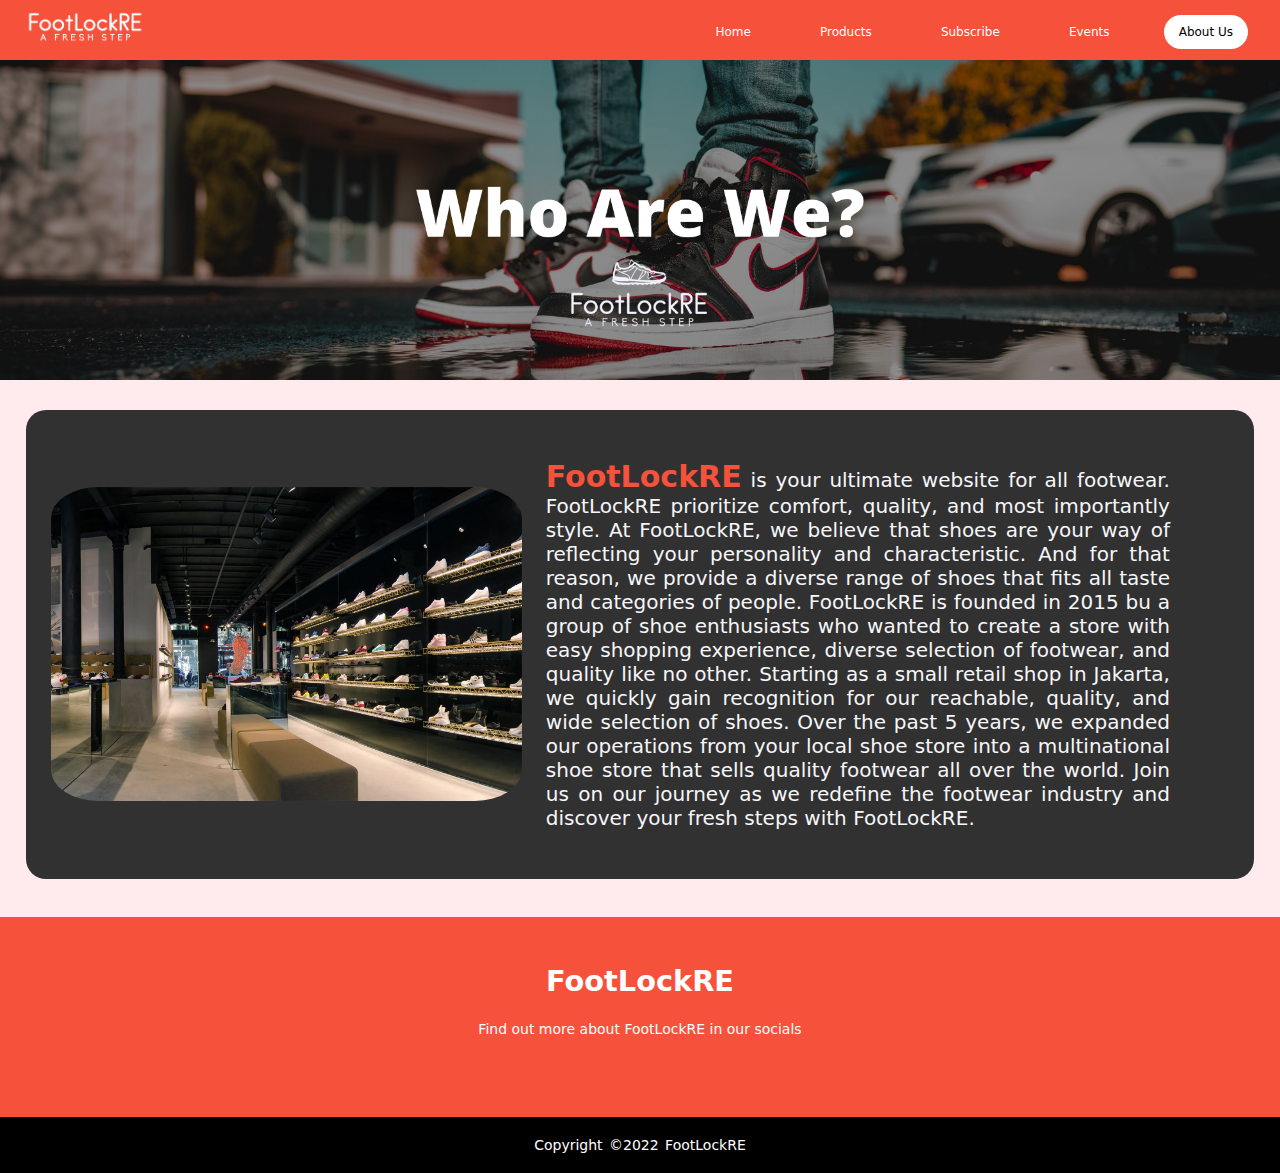
<file: aboutus.html>
<!DOCTYPE html>
<html lang="en">
<head>
    <meta charset="UTF-8">
    <meta http-equiv="X-UA-Compatible" content="IE=edge">
    <meta name="viewport" content="width=device-width, initial-scale=1.0">
    <link rel="stylesheet" href="aboutus.css">
    <link rel="stylesheet" href="https://cdnjs.cloudflare.com/ajax/libs/font-awesome/6.4.0/css/all.min.css" integrity="sha512-iecdLmaskl7CVkqkXNQ/ZH/XLlvWZOJyj7Yy7tcenmpD1ypASozpmT/E0iPtmFIB46ZmdtAc9eNBvH0H/ZpiBw==" crossorigin="anonymous" referrerpolicy="no-referrer" />
    <title>FootLockRE About Us</title>
</head>
<body>
    <div class="kotak">
        <header>
            <img src="logo.png" alt="logo" class="logo">
            <div class="menu">
                <div class="garis"></div>
                <div class="garis"></div>
                <div class="garis"></div>
            </div>
            <nav class="nav-bar">
                <ul>
                    <li><a href="home.html">Home</a></li>
                    <li><a href="product.html">Products</a></li>
                   <li><a href="subscribe.html">Subscribe</a></li>
                    <li><a href="events.html">Events</a></li>
                    <li><a href="aboutus.html" class="active">About Us</a></li>
                </ul>
            </nav>
            <!-- <img src="menu.png" alt="menu" class="menu"> -->
        </header>

        <img src="aboutus.png" alt="banneraboutus" class="banner">

        <div class="container">
            
            <img src="aboutus2.png" alt="store">
            <p><span class="futloker">FootLockRE</span> is your ultimate website for all footwear. FootLockRE prioritize comfort, quality, and most importantly style. At FootLockRE, we believe that shoes are your way of reflecting your personality and characteristic. And for that reason, we provide a diverse range of shoes that fits all taste and categories of people. FootLockRE is founded in 2015 bu a group of shoe enthusiasts who wanted to create a store with easy shopping experience, diverse selection of footwear, and quality like no other. Starting as a small retail shop in Jakarta, we quickly gain recognition for our reachable, quality, and wide selection of shoes. Over the past 5 years, we expanded our operations from your local shoe store into a multinational shoe store that sells quality footwear all over the world. Join us on our journey as we redefine the footwear industry and discover your fresh steps with FootLockRE.</p>
        </div>
    </div>

    <footer>
        <div class="footcon">
            <h3>FootLockRE</h3>
            <p>Find out more about FootLockRE in our socials
            </p>
            <ul class="socials">
                <li><a href="#"><i class="fa-brands fa-facebook"></i></a></li>
                <li><a href="#"><i class="fa-brands fa-instagram"></i></a></li>
                <li><a href="#"><i class="fa-brands fa-twitter"></i></a></li>
                <li><a href="#"><i class="fa-brands fa-google-plus"></i></a></li>
                <li><a href="#"><i class="fa-brands fa-youtube"></i></a></li>
            </ul>
        </div>
        <div class="footbot">
            <p>copyright &copy;2022 FootLockRE</p>
        </div>
    </footer>

    <script>
        menu = document.querySelector(".menu");
        menu.onclick = function (){
            navBar = document.querySelector(".nav-bar");
            navBar.classList.toggle("active");

        }
    </script>
</body>
</html>
</file>
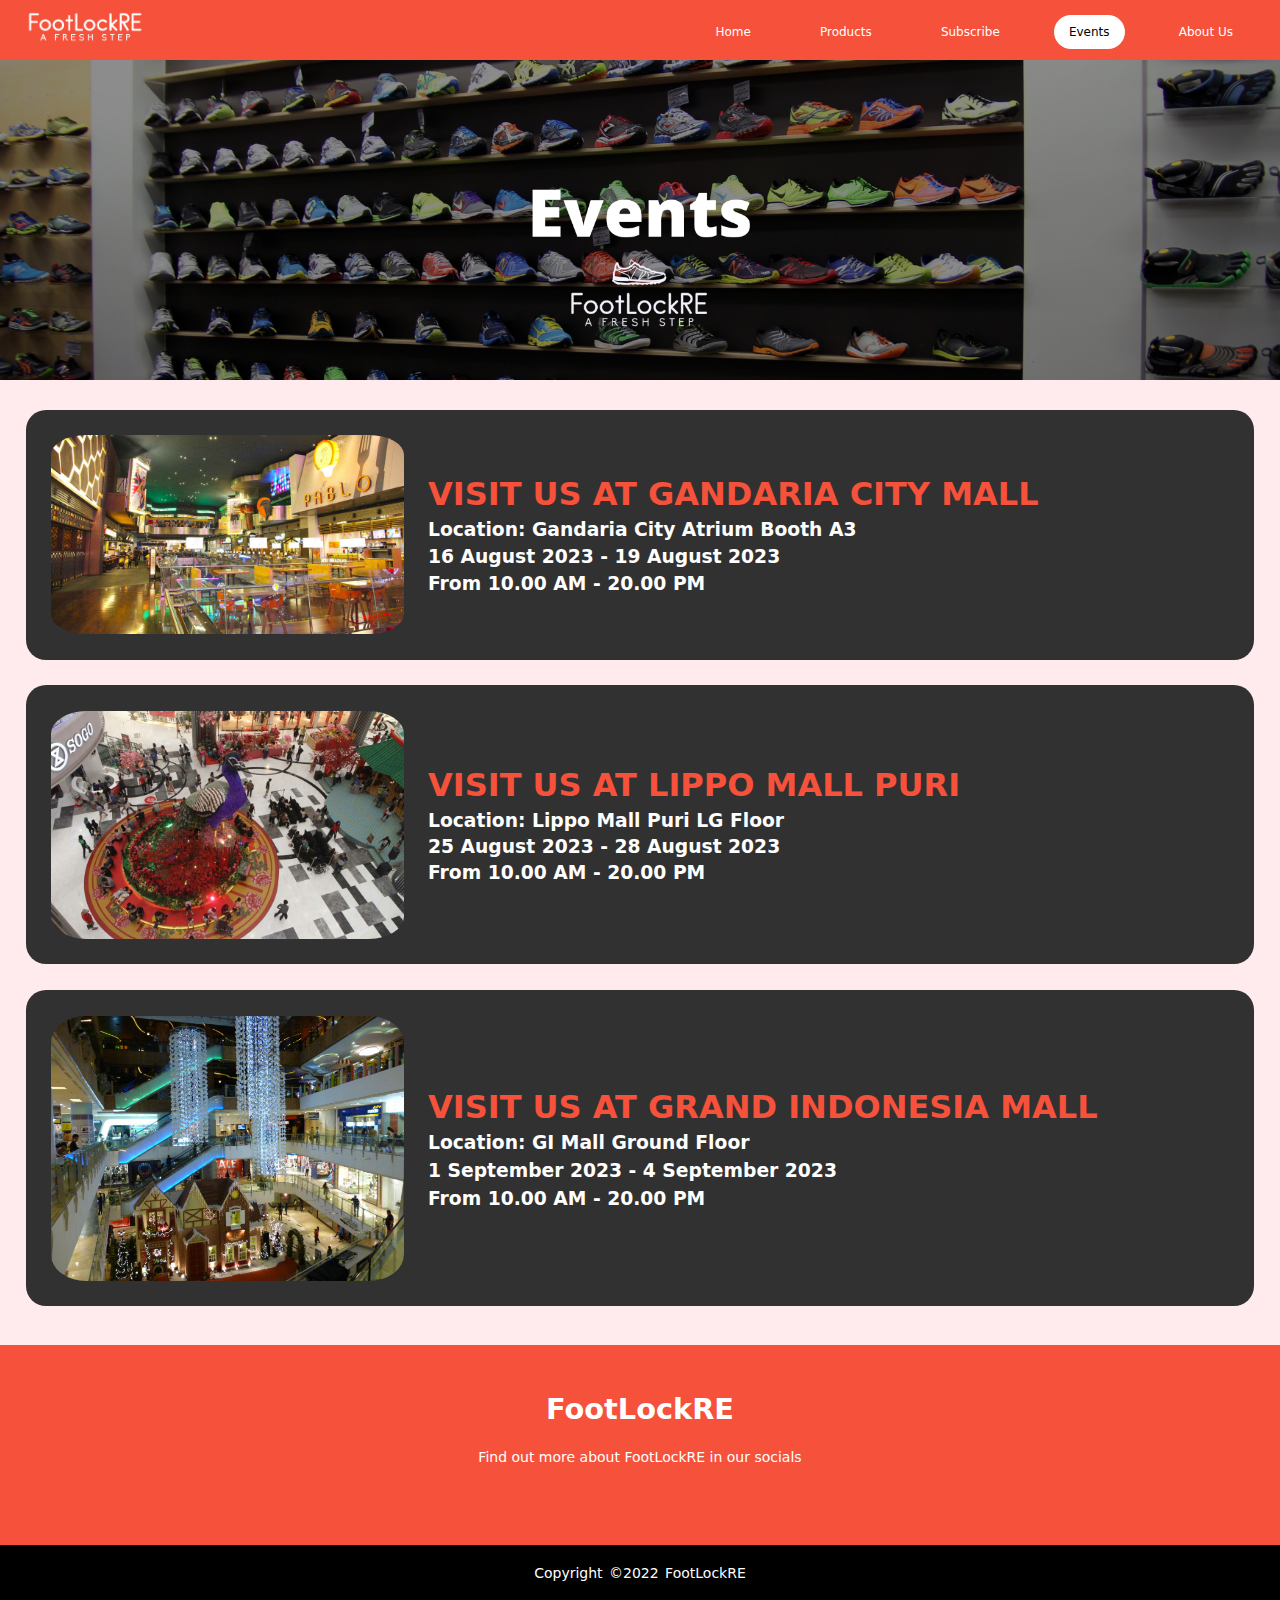
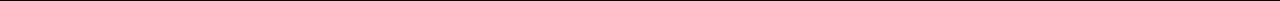
<file: events.html>
<!DOCTYPE html>
<html lang="en">
<head>
    <meta charset="UTF-8">
    <meta http-equiv="X-UA-Compatible" content="IE=edge">
    <meta name="viewport" content="width=device-width, initial-scale=1.0">
    <link rel="stylesheet" href="events.css">
    <link rel="stylesheet" href="https://cdnjs.cloudflare.com/ajax/libs/font-awesome/6.4.0/css/all.min.css" integrity="sha512-iecdLmaskl7CVkqkXNQ/ZH/XLlvWZOJyj7Yy7tcenmpD1ypASozpmT/E0iPtmFIB46ZmdtAc9eNBvH0H/ZpiBw==" crossorigin="anonymous" referrerpolicy="no-referrer" />
    <title>FootLockRE Events</title>
</head>
<body>
    <div class="kotak">
        <header>
            <img src="logo.png" alt="logo" class="logo">
            <div class="menu">
                <div class="garis"></div>
                <div class="garis"></div>
                <div class="garis"></div>
            </div>
            <nav class="nav-bar">
                <ul>
                    <li><a href="home.html">Home</a></li>
                    <li><a href="product.html">Products</a></li>
                   <li><a href="subscribe.html">Subscribe</a></li>
                    <li><a href="events.html"  class="active">Events</a></li>
                    <li><a href="aboutus.html">About Us</a></li>
                </ul>
            </nav>
            <!-- <img src="menu.png" alt="menu" class="menu"> -->
        </header>

        <img src="eventsbanner.png" alt="bannerevents" class="banner">

        <div class="container">
            
            <img src="events1.png" alt="store">
            <!-- <p>Visit out booth at Gandaria City</p> -->
            <div class="text-container">
                <h1>VISIT US AT GANDARIA CITY MALL</h1>
                <h3>Location: Gandaria City Atrium Booth A3</h3>
                <h3>16 August 2023 - 19 August 2023</h3>
                <h3>From 10.00 AM - 20.00 PM</h3>
            </div>
            <!-- <h1>test</h1> -->
        </div>

        <div class="container">
            
            <img src="events2.jpg" alt="store">
            <!-- <p>Visit out booth at Gandaria City</p> -->
            <div class="text-container">
                <h1>VISIT US AT LIPPO MALL PURI</h1>
                <h3>Location: Lippo Mall Puri LG Floor</h3>
                <h3>25 August 2023 - 28 August 2023</h3>
                <h3>From 10.00 AM - 20.00 PM</h3>
            </div>
            <!-- <h1>test</h1> -->
        </div>

        <div class="container">
            
            <img src="events3.png" alt="store">
            <!-- <p>Visit out booth at Gandaria City</p> -->
            <div class="text-container">
                <h1>VISIT US AT GRAND INDONESIA MALL</h1>
                <h3>Location: GI Mall Ground Floor</h3>
                <h3>1 September 2023 - 4 September 2023</h3>
                <h3>From 10.00 AM - 20.00 PM</h3>
            </div>
            <!-- <h1>test</h1> -->
        </div>

    </div>


    <footer>
        <div class="footcon">
            <h3>FootLockRE</h3>
            <p>Find out more about FootLockRE in our socials
            </p>
            <ul class="socials">
                <li><a href="#"><i class="fa-brands fa-facebook"></i></a></li>
                <li><a href="#"><i class="fa-brands fa-instagram"></i></a></li>
                <li><a href="#"><i class="fa-brands fa-twitter"></i></a></li>
                <li><a href="#"><i class="fa-brands fa-google-plus"></i></a></li>
                <li><a href="#"><i class="fa-brands fa-youtube"></i></a></li>
            </ul>
        </div>
        <div class="footbot">
            <p>copyright &copy;2022 FootLockRE</p>
        </div>
    </footer>

    <script>
        menu = document.querySelector(".menu");
        menu.onclick = function (){
            navBar = document.querySelector(".nav-bar");
            navBar.classList.toggle("active");

        }
    </script>
</body>
</html>
</file>
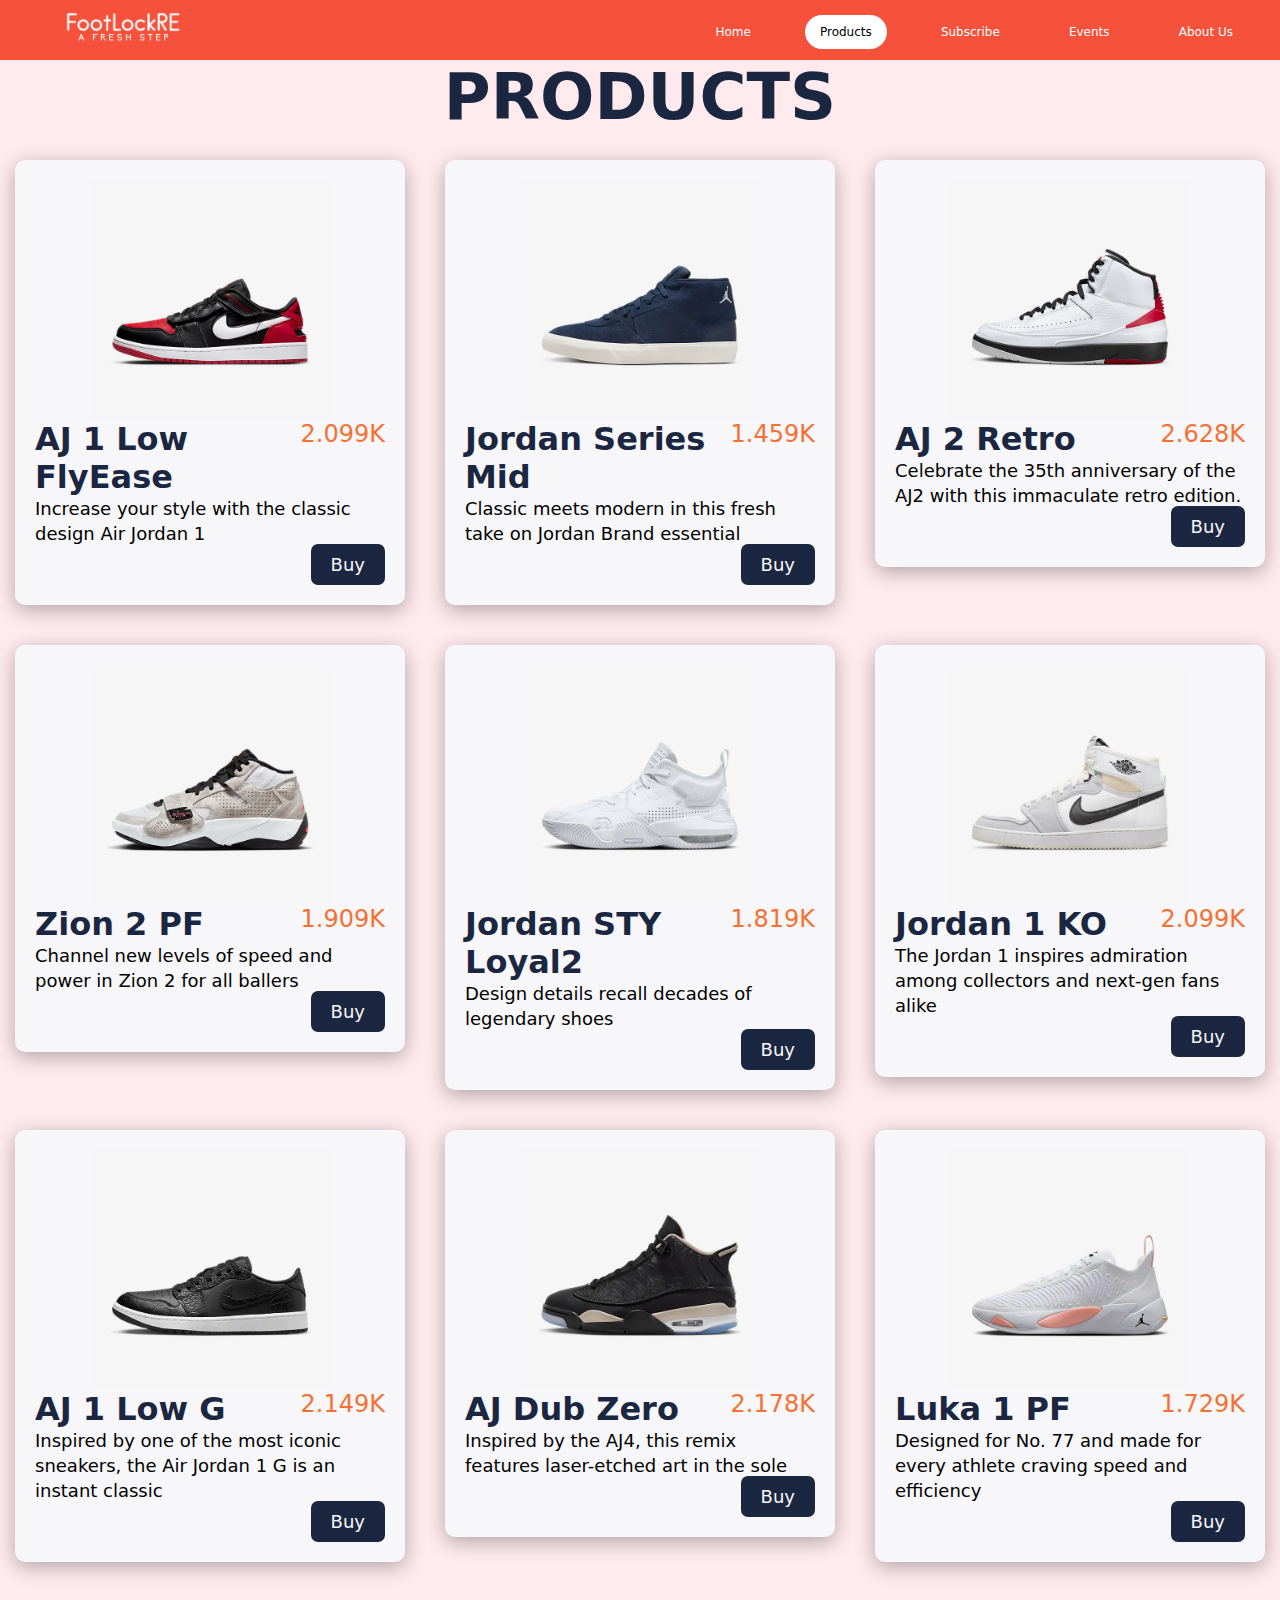
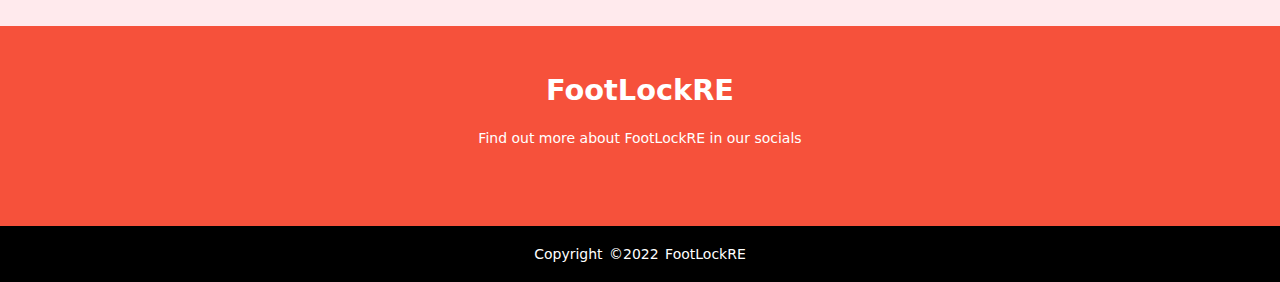
<file: product.html>
<!DOCTYPE html>
<html lang="en">
<head>
    <meta charset="UTF-8">
    <meta http-equiv="X-UA-Compatible" content="IE=edge">
    <meta name="viewport" content="width=device-width, initial-scale=1.0">
    <link rel="stylesheet" href="product.css">
    <link rel="stylesheet" href="https://cdnjs.cloudflare.com/ajax/libs/font-awesome/6.4.0/css/all.min.css" integrity="sha512-iecdLmaskl7CVkqkXNQ/ZH/XLlvWZOJyj7Yy7tcenmpD1ypASozpmT/E0iPtmFIB46ZmdtAc9eNBvH0H/ZpiBw==" crossorigin="anonymous" referrerpolicy="no-referrer" />
    <title>FootLockRE Products</title>
</head>
<body>
    <div class="kotak">
        <header>
            <img src="logo.png" alt="logo" class="logo">
            <div class="menu">
                <div class="garis"></div>
                <div class="garis"></div>
                <div class="garis"></div>
            </div>
            <nav class="nav-bar">
                <ul>
                    <li><a href="home.html">Home</a></li>
                    <li><a href="product.html" class="active">Products</a></li>
                   <li><a href="subscribe.html">Subscribe</a></li>
                    <li><a href="events.html">Events</a></li>
                    <li><a href="aboutus.html">About Us</a></li>
                </ul>
            </nav>
        </header>

        <div class="title">
            <h1>PRODUCTS</h1>
        </div>

        <div class="katalog">
            <div class="sepatu">
                <div class="gambar">
                    <img src="sepatu1.png" alt="sepatu1">
                </div>
                <div class="detail">
                    <h3>AJ 1 Low FlyEase</h3>
                    <span>2.099K</span>
                </div>
                <p>Increase your style with the classic design Air Jordan 1</p>
                <br>
                <div class="beli">
                    <button>Buy</button>
                </div>
            </div>

            <div class="sepatu">
                <div class="gambar">
                    <img src="sepatu2.png" alt="sepatu2">
                </div>
                <div class="detail">
                    <h3>Jordan Series Mid</h3>
                    <span>1.459K</span>
                </div>
    
                <p>Classic meets modern in this fresh take on Jordan Brand essential</p>
                <br>
                <div class="beli">
                    <button>Buy</button>
                </div>
            </div>

            <div class="sepatu">
                <div class="gambar">
                    <img src="sepatu3.png" alt="sepatu3">
                </div>
                <div class="detail">
                    <h3>AJ 2 Retro</h3>
                    <span>2.628K</span>
                </div>
    
                <p>Celebrate the 35th anniversary of the AJ2 with this immaculate retro edition.</p>
                <br>
                <div class="beli">
                    <button>Buy</button>
                </div>
            </div>

            <div class="sepatu">
                <div class="gambar">
                    <img src="sepatu4.png" alt="sepatu4">
                </div>
                <div class="detail">
                    <h3>Zion 2 PF</h3>
                    <span>1.909K</span>
                </div>
    
                <p>Channel new levels of speed and power in Zion 2 for all ballers</p>
                <br>
                <div class="beli">
                    <button>Buy</button>
                </div>
            </div>

            <div class="sepatu">
                <div class="gambar">
                    <img src="sepatu5.png" alt="sepatu5">
                </div>
                <div class="detail">
                    <h3>Jordan STY Loyal2</h3>
                    <span>1.819K</span>
                </div>
    
                <p>Design details recall decades of legendary shoes</p>
                <br>
                <div class="beli">
                    <button>Buy</button>
                </div>
            </div>

            <div class="sepatu">
                <div class="gambar">
                    <img src="sepatu6.png" alt="sepatu6">
                </div>
                <div class="detail">
                    <h3>Jordan 1 KO</h3>
                    <span>2.099K</span>
                </div>
    
                <p>The Jordan 1 inspires admiration among collectors and next-gen fans alike</p>
                <br>
                <div class="beli">
                    <button>Buy</button>
                </div>
            </div>

            <div class="sepatu">
                <div class="gambar">
                    <img src="sepatu7.png" alt="sepatu7">
                </div>
                <div class="detail">
                    <h3>AJ 1 Low G</h3>
                    <span>2.149K</span>
                </div>
    
                <p>Inspired by one of the most iconic sneakers, the Air Jordan 1 G is an instant classic</p>
                <br>
                <div class="beli">
                    <button>Buy</button>
                </div>
            </div>

            <div class="sepatu">
                <div class="gambar">
                    <img src="sepatu8.png" alt="sepatu8">
                </div>
                <div class="detail">
                    <h3>AJ Dub Zero</h3>
                    <span>2.178K</span>
                </div>
    
                <p>Inspired by the AJ4, this remix features laser-etched art in the sole</p>
                <br>
                <div class="beli">
                    <button>Buy</button>
                </div>
            </div>

            <div class="sepatu">
                <div class="gambar">
                    <img src="sepatu9.png" alt="sepatu9">
                </div>
                <div class="detail">
                    <h3>Luka 1 PF</h3>
                    <span>1.729K</span>
                </div>
    
                <p>Designed for No. 77 and made for every athlete craving speed and efficiency</p>
                <br>
                <div class="beli">
                    <button>Buy</button>
                </div>
            </div>
        </div>
    </div>
    
    <footer>
        <div class="footcon">
            <h3>FootLockRE</h3>
            <p>Find out more about FootLockRE in our socials
            </p>
            <ul class="socials">
                <li><a href="#"><i class="fa-brands fa-facebook"></i></a></li>
                <li><a href="#"><i class="fa-brands fa-instagram"></i></a></li>
                <li><a href="#"><i class="fa-brands fa-twitter"></i></a></li>
                <li><a href="#"><i class="fa-brands fa-google-plus"></i></a></li>
                <li><a href="#"><i class="fa-brands fa-youtube"></i></a></li>
            </ul>
        </div>
        <div class="footbot">
            <p>copyright &copy;2022 FootLockRE</p>
        </div>
    </footer>

    <script>
        menu = document.querySelector(".menu");
        menu.onclick = function (){
            navBar = document.querySelector(".nav-bar");
            navBar.classList.toggle("active");

        }
    </script>
</body>

</html>
</file>
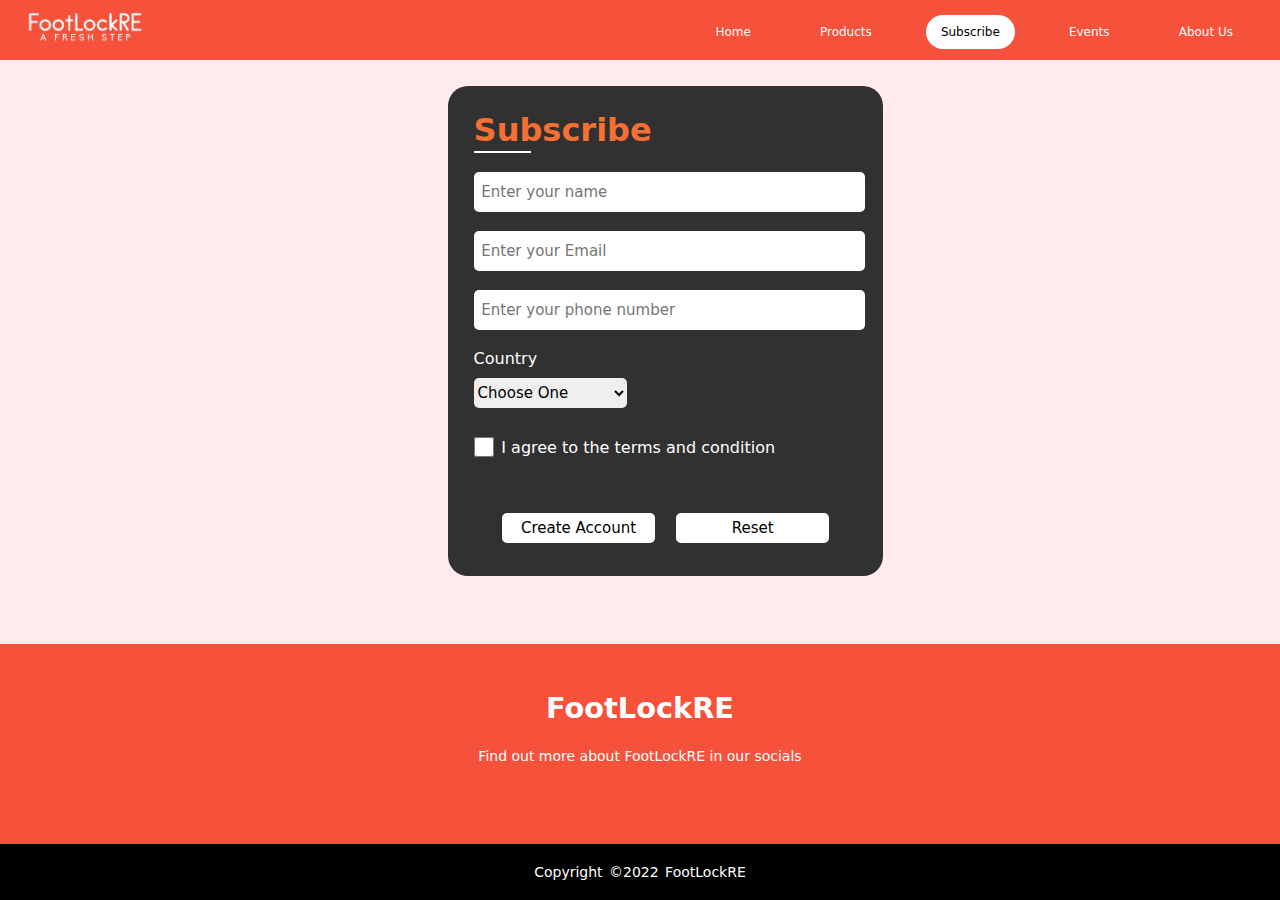
<file: subscribe.html>
<!DOCTYPE html>
<html lang="en">
<head>
    <meta charset="UTF-8">
    <meta http-equiv="X-UA-Compatible" content="IE=edge">
    <meta name="viewport" content="width=device-width, initial-scale=1.0">
    <link rel="stylesheet" href="subscribe.css">
    <link rel="stylesheet" href="https://cdnjs.cloudflare.com/ajax/libs/font-awesome/6.4.0/css/all.min.css" integrity="sha512-iecdLmaskl7CVkqkXNQ/ZH/XLlvWZOJyj7Yy7tcenmpD1ypASozpmT/E0iPtmFIB46ZmdtAc9eNBvH0H/ZpiBw==" crossorigin="anonymous" referrerpolicy="no-referrer" />
    <script src="subscribe.js"></script>
    <title>FootLockRE Subscribe</title>
</head>
<body>
    <div class="kotak">
        <header>
            <img src="logo.png" alt="logo" class="logo">
            <div class="menu">
                <div class="garis"></div>
                <div class="garis"></div>
                <div class="garis"></div>
            </div>
            <nav class="nav-bar">
                <ul>
                    <li><a href="home.html">Home</a></li>
                    <li><a href="product.html">Products</a></li>
                   <li><a href="subscribe.html"  class="active">Subscribe</a></li>
                    <li><a href="events.html">Events</a></li>
                    <li><a href="aboutus.html">About Us</a></li>
                </ul>
            </nav>
        </header>
        <div class="container">
            <h1>Subscribe</h1>
            <form action="">
                <br>
                <input type="text" name="username" id="username" placeholder="Enter your name">
                <br><br>
        
                <input type="email" name="email" id="email" placeholder="Enter your Email">
                <br> <br>
        
                <input type="number" name="phonenumber" id="phonenumber" placeholder="Enter your phone number">
                <br> <br>
        
                <label for="nationality">Country</label><br>
                <select name="nationality" id="nationality">
                    <option value="empty">Choose One</option>
                    <option value="Indonesia">Indonesia</option>
                    <option value="Korea">Korea</option>
                    <option value="America">America</option>
                    <option value="Vietnam">Vietnam</option>
                    <option value="Japan">Japan</option>
                    <option value="United Kingdom">United Kingdom</option>
                    <option value="Other">Other</option>
                </select>
                <br> <br>
                <div class="cb-container">
                    <input type="checkbox" name="checkbox" id="checkbox">
                    <label for="checkbox">I agree to the terms and condition</label>
                </div>
                
                <br><br>
                <div class="button-container">
                    <button type="submit" onclick="validate(event)">Create Account</button>
                    <button type="reset">Reset</button>
                </div>
            </form>
        </div>
    </div>

    <footer>
        <div class="footcon">
            <h3>FootLockRE</h3>
            <p>Find out more about FootLockRE in our socials
            </p>
            <ul class="socials">
                <li><a href="#"><i class="fa-brands fa-facebook"></i></a></li>
                <li><a href="#"><i class="fa-brands fa-instagram"></i></a></li>
                <li><a href="#"><i class="fa-brands fa-twitter"></i></a></li>
                <li><a href="#"><i class="fa-brands fa-google-plus"></i></a></li>
                <li><a href="#"><i class="fa-brands fa-youtube"></i></a></li>
            </ul>
        </div>
        <div class="footbot">
            <p>copyright &copy;2022 FootLockRE</p>
        </div>
    </footer>

    <script>
        menu = document.querySelector(".menu");
        menu.onclick = function (){
            navBar = document.querySelector(".nav-bar");
            navBar.classList.toggle("active");

        }
    </script>
</body>
</html>
</file>
<file: aboutus.css>
*{
      margin: 0;
      padding: 0;
      font-family: system-ui, -apple-system, BlinkMacSystemFont, 'Segoe UI', Roboto, Oxygen, Ubuntu, Cantarell, 'Open Sans', 'Helvetica Neue', sans-serif;
  }
  
  html{
    box-sizing: border-box;
    height: 100%;
  }
  
  body{
    box-sizing: inherit;
    margin: 0;
    position: relative;
    min-height: 100%;
    display: flex;
    flex-direction: column;
    place-content: center;
    background-color: #ffeaed;
  }
  
  .kotak{
    flex: 1;
    width: auto;
    height: 80vh;
    justify-content: space-around;
  }
  
  header{
      width: 100%;
      height: 60px;
      margin: 0 auto;
      display: flex;
      align-items: center;
      justify-content: space-between;
      background-color: #f6513b;
  }
  
  .logo{
      width: 120px;
      cursor: pointer;
      margin: 10px 0;
      padding-left: 5%;
      color: #ffffff;
  }
  
  .menu{
      display: none;
  }
  
  .nav-bar{
      flex: 1;
      text-align: right;
  }
  
  .nav-bar ul li{
      list-style: none;
      display: inline-block;
      margin-right: 30px;
  }
  
  .nav-bar ul li a{
      text-decoration: none;
      color: rgb(255, 255, 255);
      font-size: 12px;
      padding: 10px 15px;
      border-radius: 30px;
      transition: 0.2s;
      margin: 0 2px;
  }
  
  .nav-bar ul li a:hover{
      color: rgb(0, 0, 0);
      background: #ffffff;    
  }
  
  .nav-bar ul li a.active{
      color: rgb(0, 0, 0);
      background: #ffffff;  
  }

  .banner{
    background-color: antiquewhite;
    width: 100%;
}

  .container{
    margin: 2% 2% 2% 2%;
    display: flex;
    background-color: #313131;
    padding: 2% 2%;
    border-radius: 20px;
    align-items: center;

}
.container img{
    width: 40%;
    height: 20%;
    border-radius: 10%;
}

.futloker{
    font-weight: bolder;
    font-size: 30px;
    color: #f6513b;
}

.container p{
    font-family: system-ui, -apple-system, BlinkMacSystemFont, 'Segoe UI', Roboto, Oxygen, Ubuntu, Cantarell, 'Open Sans', 'Helvetica Neue', sans-serif;
    font-size: 20px;
    text-align: justify;
    padding: 2% 5% 2% 2%;
    color: #f7f6f9;
}

  footer{
    margin-top: 1%;
    position: relative;
    bottom: 0;
    right: 0;
    left: 0;
    background: #f6513b;
    height: auto;
    font-family: system-ui, -apple-system, BlinkMacSystemFont, 'Segoe UI', Roboto, Oxygen, Ubuntu, Cantarell, 'Open Sans', 'Helvetica Neue', sans-serif;
    padding-top: 40px;
    color: white;
  }
  
  .footcon{
    display: flex;
    align-items: center;
    justify-content: center;
    flex-direction: column;
    text-align: center;
  }
  
  .footcon h3{
    font-size: 1.8rem;
    font-weight: 400;
    text-transform: capitalize;
    line-height: 3rem;
    font-weight: bold;
  }
  
  .footcon p{
    max-width: 500px;
    margin: 10px auto;
    line-height: 28px;
    font-size: 14px;
  }
  
  .socials{
    list-style: none;
    display: flex;
    align-items: center;
    justify-content: center;
    margin: 1rem 0 3rem 0;
  }
  
  .socials li{
    margin: 0 10px;
  }
  
  .socials a{
    text-decoration: none;
    color: white;
  }
  
  .socials a i{
    font-size: 1.1rem;
    transition: color .4s ease;
  }
  
  .socials a:hover i{
    color: aqua;
  }
  
  .footbot{
    background: #000000;
    width: 100%;
    padding: 20px 0;
    text-align: center;
  }
  
  .footbot p{
    font-size: 14px;
    word-spacing: 2px;
    text-transform: capitalize;
  }
  
  @media only screen and (max-width: 1320px) {
      .logo{
          padding-left: 2%;
      }
      nav ul li{
          margin-right: 20px;
      }
  }
  
  @media only screen and (max-width: 1125px) {
      .logo{
          padding-left: 1%;
      }
  
      nav ul li{
          margin-right: 5px;
      }
      .container img{
        width: 50%;
        height: 30%;
    }
  }

  @media only screen and (max-width: 1000px) {
    .logo{
        padding-left: 1%;
    }

    nav ul li{
        margin-right: 5px;
    }
    .geser img{
        width: 40%;
    }

    .container{
      display: block;
      text-align: center;
    }

    .container img{
      width: 60%;
      height: 40%;
  }
}
  
  @media only screen and (max-width: 768px) {
      .menu{
          margin-right: 10px;
          display: inline-block;
          cursor: pointer;
      }
  
      .menu .garis{
          width: 25px;
          height: 2px;
          background: #ffffff;
          margin: 6px 0;
      }
  
      .nav-bar{
          height: 0px;
          position: absolute;
          top: 60px;
          left: 0;
          right: 0;
          width: 100vw;
          background: #f6513b;
          transition: 0.5s;
          overflow: hidden;
          z-index: 100;
      }
  
      .nav-bar.active {
          height: 450px;
      }
  
      .nav-bar ul li{
          display: block;
          width: fit-content;
          margin: 50px auto 0 auto;
          text-align: center;
          transition: 0.5s;
          opacity: 0;
      }
      .nav-bar.active ul li{
          opacity: 1;
      }
      .nav-bar ul li a{
          margin-bottom: 12px;
          padding: 15px 30px;
      }

      .container{
        display: inline-block;
        text-align: center;
      }

      .container img{
          width: 70%;
      }

      .container p{
        font-size: 14px;
      }

      .futloker{
        font-size: 22px;
      }

  }
</file>
<file: events.css>
*{
      margin: 0;
      padding: 0;
      font-family: system-ui, -apple-system, BlinkMacSystemFont, 'Segoe UI', Roboto, Oxygen, Ubuntu, Cantarell, 'Open Sans', 'Helvetica Neue', sans-serif;
  }
  
  html{
    box-sizing: border-box;
    height: 100%;
  }
  
  body{
    box-sizing: inherit;
    margin: 0;
    position: relative;
    min-height: 100%;
    display: flex;
    flex-direction: column;
    place-content: center;
    background-color: #ffeaed;
  }
  
  .kotak{
    flex: 1;
    width: auto;
    height: 80vh;
    justify-content: space-around;
  }
  
  header{
      width: 100%;
      height: 60px;
      margin: 0 auto;
      display: flex;
      align-items: center;
      justify-content: space-between;
      background-color: #f6513b;
  }
  
  .logo{
      width: 120px;
      cursor: pointer;
      margin: 10px 0;
      padding-left: 5%;
      color: #ffffff;
  }
  
  .menu{
      display: none;
  }
  
  .nav-bar{
      flex: 1;
      text-align: right;
  }
  
  .nav-bar ul li{
      list-style: none;
      display: inline-block;
      margin-right: 30px;
  }
  
  .nav-bar ul li a{
      text-decoration: none;
      color: rgb(255, 255, 255);
      font-size: 12px;
      padding: 10px 15px;
      border-radius: 30px;
      transition: 0.2s;
      margin: 0 2px;
  }
  
  .nav-bar ul li a:hover{
      color: rgb(0, 0, 0);
      background: #ffffff;    
  }
  
  .nav-bar ul li a.active{
      color: rgb(0, 0, 0);
      background: #ffffff;  
  }

  .banner{
    background-color: antiquewhite;
    width: 100%;
}

  .container{
    margin: 2% 2% 2% 2%;
    display: flex;
    background-color: #313131;
    padding: 2% 2%;
    border-radius: 20px;
    align-items: center;

}
.container img{
    width: 30%;
    height: 20%;
    border-radius: 10%;
}

.text-container{
    margin-left: 2%;
}

.text-container h1{
    color: #f6513b;
    font-family: system-ui, -apple-system, BlinkMacSystemFont, 'Segoe UI', Roboto, Oxygen, Ubuntu, Cantarell, 'Open Sans', 'Helvetica Neue', sans-serif;
}

.text-container h3{
    color: white;
    padding-top: 1%;
}

  footer{
    margin-top: 1%;
    position: relative;
    bottom: 0;
    right: 0;
    left: 0;
    background: #f6513b;
    height: auto;
    font-family: system-ui, -apple-system, BlinkMacSystemFont, 'Segoe UI', Roboto, Oxygen, Ubuntu, Cantarell, 'Open Sans', 'Helvetica Neue', sans-serif;
    padding-top: 40px;
    color: white;
  }
  
  .footcon{
    display: flex;
    align-items: center;
    justify-content: center;
    flex-direction: column;
    text-align: center;
  }
  
  .footcon h3{
    font-size: 1.8rem;
    font-weight: 400;
    text-transform: capitalize;
    line-height: 3rem;
    font-weight: bold;
  }
  
  .footcon p{
    max-width: 500px;
    margin: 10px auto;
    line-height: 28px;
    font-size: 14px;
  }
  
  .socials{
    list-style: none;
    display: flex;
    align-items: center;
    justify-content: center;
    margin: 1rem 0 3rem 0;
  }
  
  .socials li{
    margin: 0 10px;
  }
  
  .socials a{
    text-decoration: none;
    color: white;
  }
  
  .socials a i{
    font-size: 1.1rem;
    transition: color .4s ease;
  }
  
  .socials a:hover i{
    color: aqua;
  }
  
  .footbot{
    background: #000000;
    width: 100%;
    padding: 20px 0;
    text-align: center;
  }
  
  .footbot p{
    font-size: 14px;
    word-spacing: 2px;
    text-transform: capitalize;
  }
  
  @media only screen and (max-width: 1320px) {
      .logo{
          padding-left: 2%;
      }
      nav ul li{
          margin-right: 20px;
      }
  }
  
  @media only screen and (max-width: 1125px) {
      .logo{
          padding-left: 1%;
      }
  
      nav ul li{
          margin-right: 5px;
      }
      .container img{
        width: 50%;
        height: 30%;
    }
  }

  @media only screen and (max-width: 1000px) {
    .logo{
        padding-left: 1%;
    }

    nav ul li{
        margin-right: 5px;
    }
    .geser img{
        width: 40%;
    }

    .container{
      display: block;
      text-align: center;
    }

    .container img{
      width: 60%;
      height: 40%;
  }
}
  
  @media only screen and (max-width: 768px) {
      .menu{
          margin-right: 10px;
          display: inline-block;
          cursor: pointer;
      }
  
      .menu .garis{
          width: 25px;
          height: 2px;
          background: #ffffff;
          margin: 6px 0;
      }
  
      .nav-bar{
          height: 0px;
          position: absolute;
          top: 60px;
          left: 0;
          right: 0;
          width: 100vw;
          background: #f6513b;
          transition: 0.5s;
          overflow: hidden;
          z-index: 100;
      }
  
      .nav-bar.active {
          height: 450px;
      }
  
      .nav-bar ul li{
          display: block;
          width: fit-content;
          margin: 50px auto 0 auto;
          text-align: center;
          transition: 0.5s;
          opacity: 0;
      }
      .nav-bar.active ul li{
          opacity: 1;
      }
      .nav-bar ul li a{
          margin-bottom: 12px;
          padding: 15px 30px;
      }

      .container{
        display: inline-block;
        text-align: center;
      }

      .container img{
          width: 70%;
      }

      .text-container h1{
        font-size: 30px;
      }

      .text-container h3{
        font-size: 20px;
      }

  }
</file>
<file: product.css>
*{
    margin: 0;
    padding: 0;
    font-family: system-ui, -apple-system, BlinkMacSystemFont, 'Segoe UI', Roboto, Oxygen, Ubuntu, Cantarell, 'Open Sans', 'Helvetica Neue', sans-serif;
}

html{
  box-sizing: border-box;
  height: 100%;
}

body{
  box-sizing: inherit;
  margin: 0;
  position: relative;
  min-height: 100%;
  display: flex;
  flex-direction: column;
  place-content: center;
  background-color: #ffeaed;
}

.kotak{
  flex: 1;
  width: auto;
  height: 80vh;
  display: flex;
  flex-direction: column;
  justify-content: space-around;
}

header{
    width: 100%;
    height: 60px;
    margin: 0 auto;
    display: flex;
    align-items: center;
    justify-content: space-between;
    background-color: #f6513b;
}

.logo{
    width: 120px;
    cursor: pointer;
    margin: 10px 0;
    padding-left: 5%;
    color: #ffffff;
}

.menu{
    display: none;
}

.nav-bar{
    flex: 1;
    text-align: right;
}

.nav-bar ul li{
    list-style: none;
    display: inline-block;
    margin-right: 30px;
}

.nav-bar ul li a{
    text-decoration: none;
    color: rgb(255, 255, 255);
    font-size: 12px;
    padding: 10px 15px;
    border-radius: 30px;
    transition: 0.2s;
    margin: 0 2px;
}

.nav-bar ul li a:hover{
    color: rgb(0, 0, 0);
    background: #ffffff;    
}

.nav-bar ul li a.active{
    color: rgb(0, 0, 0);
    background: #ffffff;  
}



.title{
  width: 100%;
  text-align: center;
  margin-bottom: 2%;
}
.title h1{
  font-size: 4em;
  text-transform: uppercase;
  color: #1b2741;
}

.katalog{
  width: 100%;
  align-self: center;
  height: 70%;
  display: flex;
  justify-content: center;
  flex-wrap: wrap;
  gap: 40px;
}

.sepatu{
  position: relative;
  background-color: #f7f6f9;
  width: 350px;
  height: 100%;
  box-shadow: 0 5px 20px rgba(0, 0, 0, .3);
  display: flex;
  flex-direction: column;
  justify-content: space-between;
  padding: 20px 20px 40px;
  border-radius: 10px;
  transition: .3s;
}

.sepatu:hover{
  transform: translateY(-15px);
  box-shadow: 0 5px 10px rgba(0, 0, 0, .2);
}

.gambar{
  width: 100%;
  height: 60%;
  display: grid;
  place-items: center;
}

.gambar img{
  width: 240px;
}

.detail{
  width: 100%;
  display: flex;
  justify-content: space-between;
}

.detail h3{
  font-size: 2em;
  text-transform: capitalize;
  color: #1b2741;
}

.detail span{
  font-size: 1.5em;
  color: #f67034;
}

.sepatu p{
  font-size: 18px;
  line-height: 25px;
}

.beli{
  position: absolute;
  bottom: 20px;
  right: 20px;
}

.beli button{
  padding: 10px 20px;
  border-radius: 7px;
  border: none;
  background-color: #1b2741;
  color: #f7f6f9;
  font-size: 18px;
  text-transform: capitalize;
  cursor: pointer;
  transition: .5s;
}

.beli button:hover{
  transform: scale(1.1);
}

footer{
  margin-top: 5%;
  position: relative;
  bottom: 0;
  right: 0;
  left: 0;
  background: #f6513b;
  height: auto;
  font-family: system-ui, -apple-system, BlinkMacSystemFont, 'Segoe UI', Roboto, Oxygen, Ubuntu, Cantarell, 'Open Sans', 'Helvetica Neue', sans-serif;
  padding-top: 40px;
  color: white;
}

.footcon{
  display: flex;
  align-items: center;
  justify-content: center;
  flex-direction: column;
  text-align: center;
}

.footcon h3{
  font-size: 1.8rem;
  font-weight: 400;
  text-transform: capitalize;
  line-height: 3rem;
  font-weight: bold;
}

.footcon p{
  max-width: 500px;
  margin: 10px auto;
  line-height: 28px;
  font-size: 14px;
}

.socials{
  list-style: none;
  display: flex;
  align-items: center;
  justify-content: center;
  margin: 1rem 0 3rem 0;
}

.socials li{
  margin: 0 10px;
}

.socials a{
  text-decoration: none;
  color: white;
}

.socials a i{
  font-size: 1.1rem;
  transition: color .4s ease;
}

.socials a:hover i{
  color: aqua;
}

.footbot{
  background: #000000;
  width: 100%;
  padding: 20px 0;
  text-align: center;
}

.footbot p{
  font-size: 14px;
  word-spacing: 2px;
  text-transform: capitalize;
}

@media only screen and (max-width: 1267px) {
    .logo{
        padding-left: 2%;
    }
    nav ul li{
        margin-right: 20px;
    }
}

@media only screen and (max-width: 1216px) {
    .logo{
        padding-left: 1%;
    }

    nav ul li{
        margin-right: 5px;
    }

}

@media only screen and (max-width: 768px) {
    .menu{
        margin-right: 10px;
        display: block;
        cursor: pointer;
    }

    .menu .garis{
        width: 25px;
        height: 2px;
        background: #ffffff;
        margin: 6px 0;
    }

    .nav-bar{
        height: 0px;
        position: absolute;
        top: 60px;
        left: 0;
        right: 0;
        width: 100vw;
        background: #f6513b;
        transition: 0.5s;
        overflow: hidden;
        z-index: 100;
    }

    .nav-bar.active {
        height: 450px;
    }

    .nav-bar ul li{
        display: block;
        width: fit-content;
        margin: 50px auto 0 auto;
        text-align: center;
        transition: 0.5s;
        opacity: 0;
    }
    .nav-bar.active ul li{
        opacity: 1;
    }
    .nav-bar ul li a{
        margin-bottom: 12px;
        padding: 15px 30px;
    }
}
</file>
<file: subscribe.css>
*{
      margin: 0;
      padding: 0;
      font-family: system-ui, -apple-system, BlinkMacSystemFont, 'Segoe UI', Roboto, Oxygen, Ubuntu, Cantarell, 'Open Sans', 'Helvetica Neue', sans-serif;
  }
  
  html{
    box-sizing: border-box;
    height: 100%;
  }
  
  body{
    box-sizing: inherit;
    margin: 0;
    position: relative;
    min-height: 100%;
    display: flex;
    flex-direction: column;
    place-content: center;
    background-color: #ffeaed;
  }
  
  .kotak{
    flex: 1;
    width: auto;
    height: 80vh;
    justify-content: space-around;
  }
  
  header{
      width: 100%;
      height: 60px;
      margin: 0 auto;
      display: flex;
      align-items: center;
      justify-content: space-between;
      background-color: #f6513b;
  }
  
  .logo{
      width: 120px;
      cursor: pointer;
      margin: 10px 0;
      padding-left: 5%;
      color: #ffffff;
  }
  
  .menu{
      display: none;
  }
  
  .nav-bar{
      flex: 1;
      text-align: right;
  }
  
  .nav-bar ul li{
      list-style: none;
      display: inline-block;
      margin-right: 30px;
  }
  
  .nav-bar ul li a{
      text-decoration: none;
      color: rgb(255, 255, 255);
      font-size: 12px;
      padding: 10px 15px;
      border-radius: 30px;
      transition: 0.2s;
      margin: 0 2px;
  }
  
  .nav-bar ul li a:hover{
      color: rgb(0, 0, 0);
      background: #ffffff;    
  }
  
  .nav-bar ul li a.active{
      color: rgb(0, 0, 0);
      background: #ffffff;  
  }

  .banner{
    background-color: antiquewhite;
    width: 100%;
}

  .container{
    margin-top: 2%;
    margin-left: 35%;
    margin-right: 35%;
    width: 30%;
    background-color: #313131;
    padding: 2% 2%;
    border-radius: 20px;
}

.container h1{
    color: #f67034;
    border-bottom: 2px solid white;
    padding-bottom: 0.5%;
    width: 15%;
}

.container form{
    color: white;
    text-align: left;
}

.container form input{
    font-family: system-ui, -apple-system, BlinkMacSystemFont, 'Segoe UI', Roboto, Oxygen, Ubuntu, Cantarell, 'Open Sans', 'Helvetica Neue', sans-serif;
    font-size: 15px;
    border-radius: 5px;
    border: 0px;
    height: 40px;
    width: 100%;
    padding-left: 2%;
}

.cb-container{
  display: flex;
  align-items: center;
}

.cb-container label{
  margin-left: 2%;
}

#checkbox{
  width: 20px;
}

.container form select{
  border: none;
  font-size: 15px;
  width: 40%;
  height: 30px;
  margin-top: 10px;
  border-radius: 5px;

}

.button-container{
  text-align: center;
}

.button-container button{
  border: none;
  font-size: 15px;
  width: 40%;
  height: 30px;
  margin-top: 10px;
  border-radius: 5px;
  margin: 2%;
  background-color: white;
  font-weight: 500;
  transition: 0.2s;
}

.button-container button:hover{
  background-color: black;
  color: white;
}

  footer{
    margin-top: 1%;
    position: relative;
    bottom: 0;
    right: 0;
    left: 0;
    background: #f6513b;
    height: auto;
    font-family: system-ui, -apple-system, BlinkMacSystemFont, 'Segoe UI', Roboto, Oxygen, Ubuntu, Cantarell, 'Open Sans', 'Helvetica Neue', sans-serif;
    padding-top: 40px;
    color: white;
  }
  
  .footcon{
    display: flex;
    align-items: center;
    justify-content: center;
    flex-direction: column;
    text-align: center;
  }
  
  .footcon h3{
    font-size: 1.8rem;
    font-weight: 400;
    text-transform: capitalize;
    line-height: 3rem;
    font-weight: bold;
  }
  
  .footcon p{
    max-width: 500px;
    margin: 10px auto;
    line-height: 28px;
    font-size: 14px;
  }
  
  .socials{
    list-style: none;
    display: flex;
    align-items: center;
    justify-content: center;
    margin: 1rem 0 3rem 0;
  }
  
  .socials li{
    margin: 0 10px;
  }
  
  .socials a{
    text-decoration: none;
    color: white;
  }
  
  .socials a i{
    font-size: 1.1rem;
    transition: color .4s ease;
  }
  
  .socials a:hover i{
    color: aqua;
  }
  
  .footbot{
    background: #000000;
    width: 100%;
    padding: 20px 0;
    text-align: center;
  }
  
  .footbot p{
    font-size: 14px;
    word-spacing: 2px;
    text-transform: capitalize;
  }
  
  @media only screen and (max-width: 1320px) {
      .logo{
          padding-left: 2%;
      }
      nav ul li{
          margin-right: 20px;
      }
  }
  
  @media only screen and (max-width: 1125px) {
      .logo{
          padding-left: 1%;
      }
  
      nav ul li{
          margin-right: 5px;
      }

      .container{
        margin-left: 30%;
        margin-right: 30%;
        width: 40%;
      }
  }

  @media only screen and (max-width: 1000px) {
    .logo{
        padding-left: 1%;
    }

    nav ul li{
        margin-right: 5px;
    }

    .container{
      margin-left: 25%;
      margin-right: 25%;
      width: 50%;
    }

}
  
  @media only screen and (max-width: 768px) {
      .menu{
          margin-right: 10px;
          display: inline-block;
          cursor: pointer;
      }
  
      .menu .garis{
          width: 25px;
          height: 2px;
          background: #ffffff;
          margin: 6px 0;
      }
  
      .nav-bar{
          height: 0px;
          position: absolute;
          top: 60px;
          left: 0;
          right: 0;
          width: 100vw;
          background: #f6513b;
          transition: 0.5s;
          overflow: hidden;
          z-index: 100;
      }
  
      .nav-bar.active {
          height: 450px;
      }
  
      .nav-bar ul li{
          display: block;
          width: fit-content;
          margin: 50px auto 0 auto;
          text-align: center;
          transition: 0.5s;
          opacity: 0;
      }
      .nav-bar.active ul li{
          opacity: 1;
      }
      .nav-bar ul li a{
          margin-bottom: 12px;
          padding: 15px 30px;
      }

      .container{
        margin-left: 15%;
        margin-right: 15%;
        width: 70%;
      }

  }
</file>
